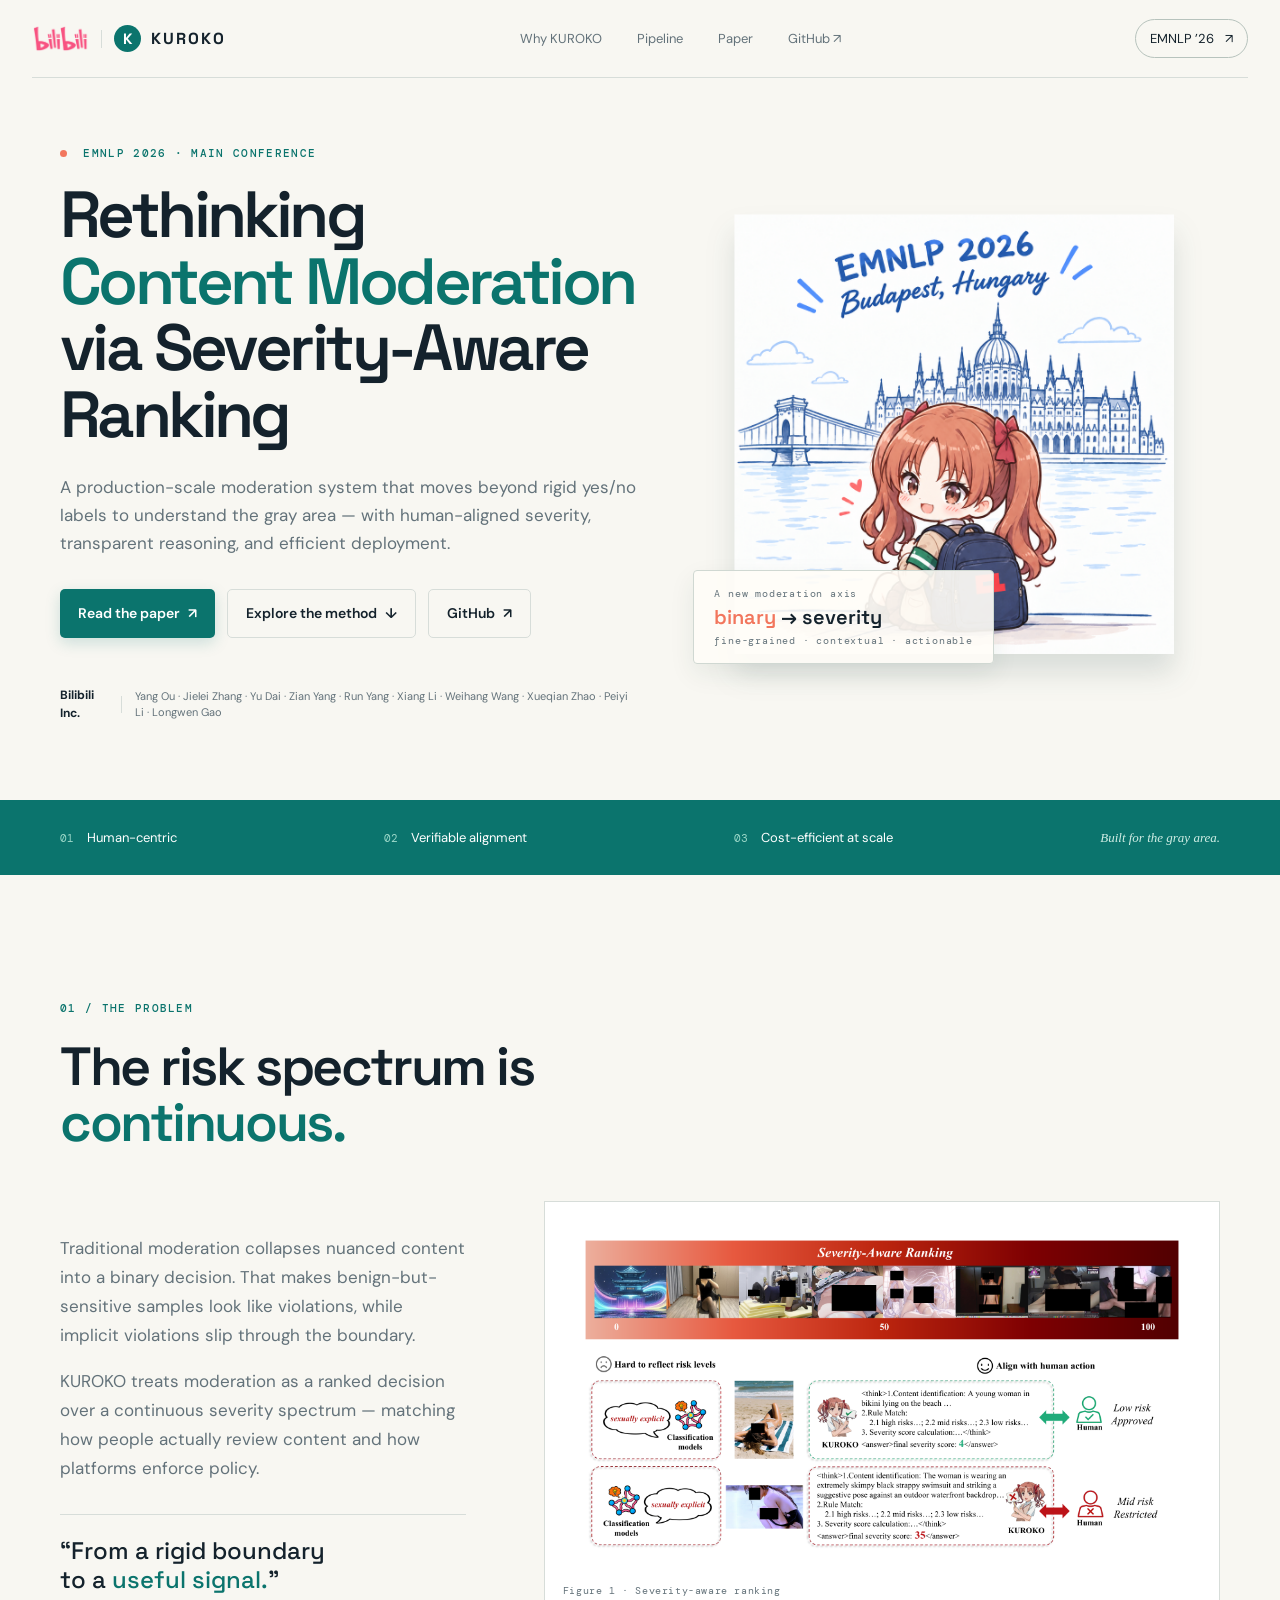
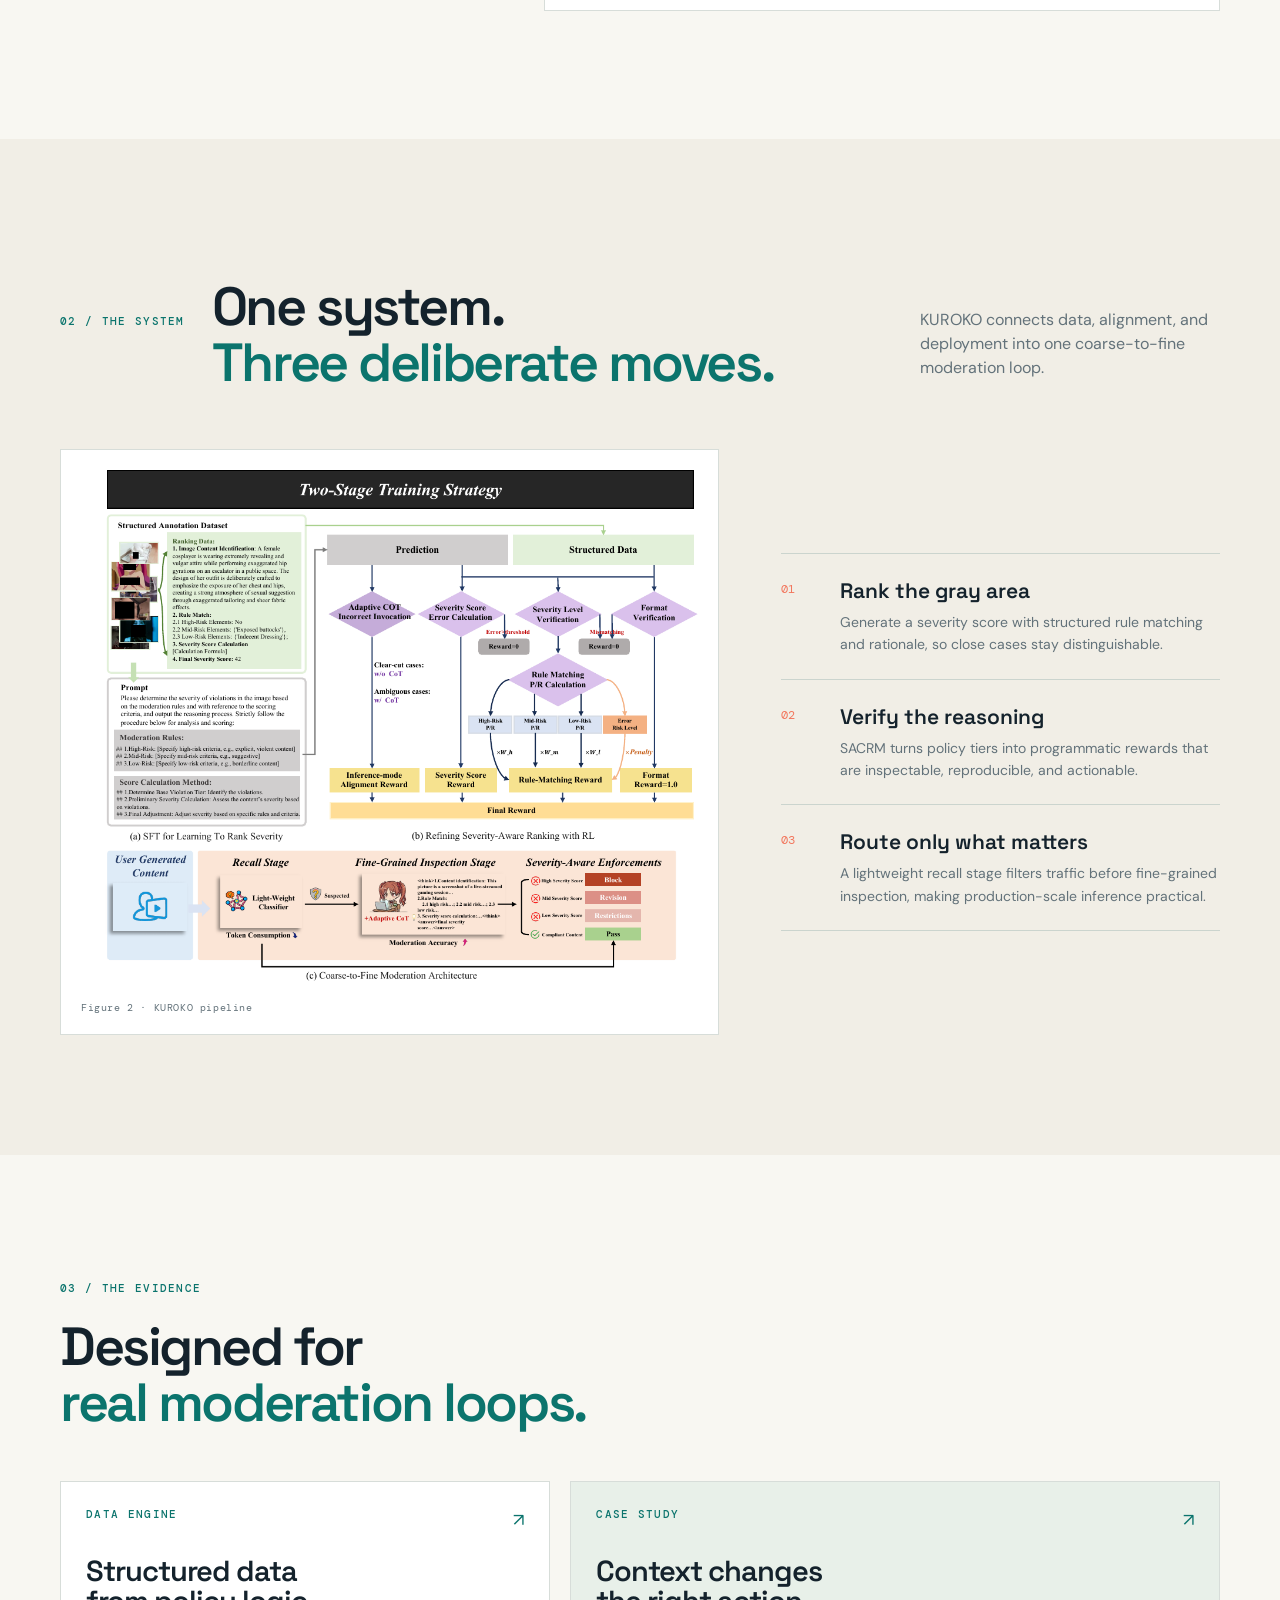
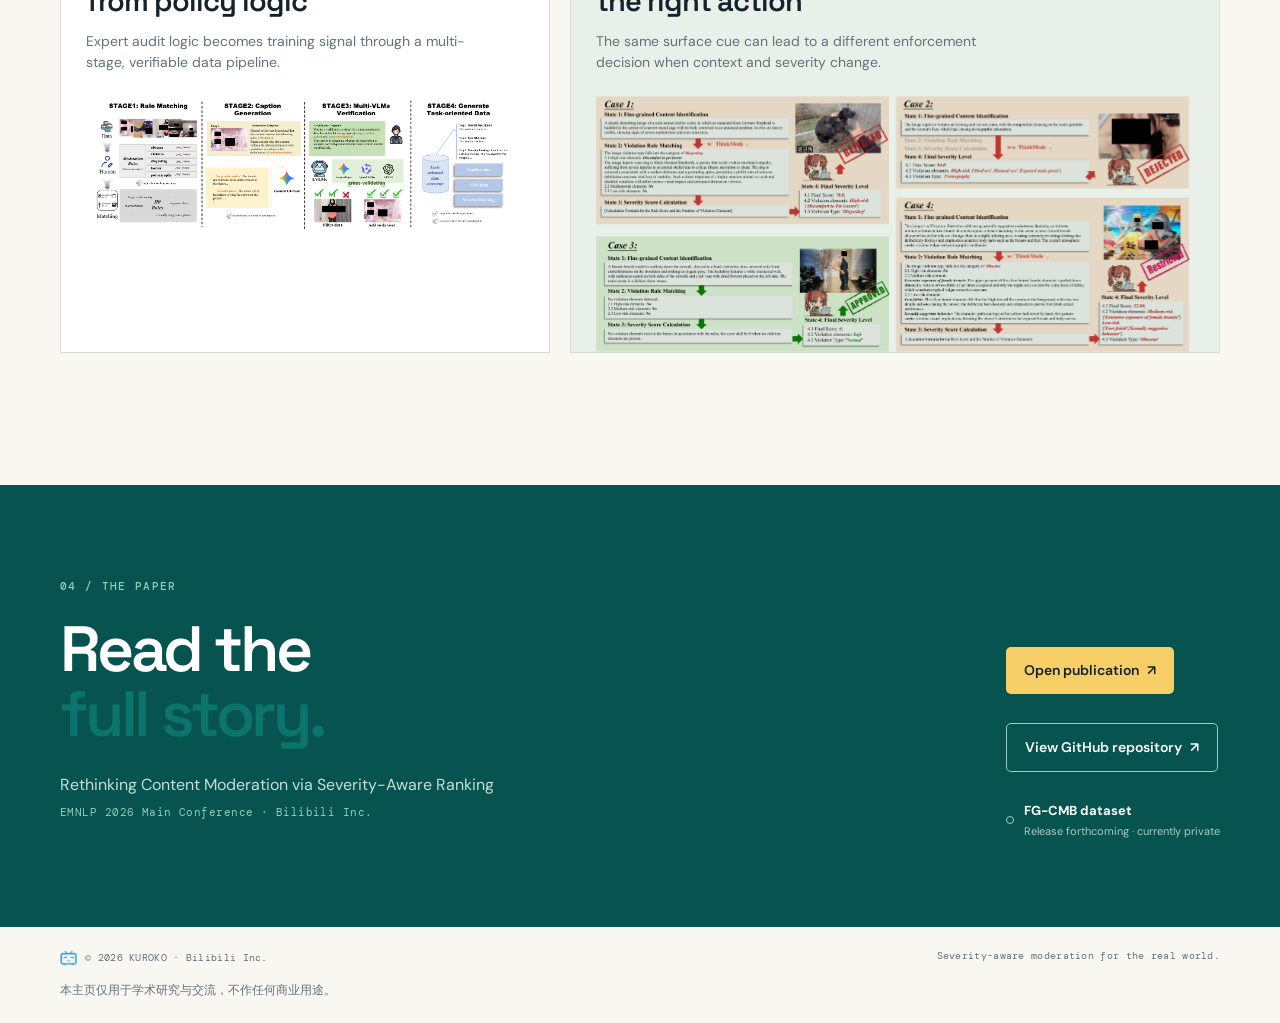
<file: index.html>
<!doctype html>
<html lang="en">
<head>
  <meta charset="utf-8">
  <meta name="viewport" content="width=device-width, initial-scale=1">
  <meta name="description" content="KUROKO — Rethinking Content Moderation via Severity-Aware Ranking. EMNLP 2026 Main Conference paper by Bilibili Inc.">
  <title>KUROKO · Severity-Aware Content Moderation</title>
  <link rel="preconnect" href="https://fonts.googleapis.com">
  <link rel="preconnect" href="https://fonts.gstatic.com" crossorigin>
  <link href="https://fonts.googleapis.com/css2?family=DM+Mono:wght@400;500&family=DM+Sans:wght@400;500;600;700&family=Space+Grotesk:wght@500;600;700&display=swap" rel="stylesheet">
  <link rel="stylesheet" type="text/css" href="/style.css?v=4"><style id="kuroko-inline-style">:root{--ink:#14222c;--muted:#63727a;--line:#d7ddd9;--paper:#f8f7f2;--cream:#f1eee6;--teal:#0b746d;--teal-dark:#07534f;--coral:#f2765d;--yellow:#f8cf67;--white:#fffdfa}*{box-sizing:border-box}html{scroll-behavior:smooth}body{margin:0;background:var(--paper);color:var(--ink);font-family:'DM Sans',sans-serif;line-height:1.5}.noise{display:none}.section-wrap{width:min(1160px,calc(100% - 64px));margin:0 auto}.site-header{height:78px;display:flex;align-items:center;justify-content:space-between;width:min(1280px,calc(100% - 64px));margin:auto;border-bottom:1px solid var(--line);font-size:13px}.brand{display:flex;align-items:center;gap:10px;text-decoration:none;color:var(--ink);font:700 16px 'Space Grotesk';letter-spacing:.13em}.bili-wordmark{width:57px;height:27px;object-fit:contain;object-position:center;mix-blend-mode:multiply}.brand-separator{width:1px;height:18px;background:var(--line);margin:0 2px}.brand-mark{display:grid;place-items:center;background:var(--teal);color:#fff;width:27px;height:27px;border-radius:50%;font-size:15px;letter-spacing:0}.site-header nav{display:flex;gap:35px}.site-header nav a,.header-cta{color:var(--muted);text-decoration:none}.site-header nav a:hover{color:var(--teal)}.header-cta{border:1px solid #b7c3bd;padding:9px 14px;border-radius:99px;color:var(--ink)}.header-cta span,.button span{margin-left:8px}.hero{min-height:640px;display:grid;grid-template-columns:1.05fr .95fr;align-items:center;padding:68px 0 78px;gap:40px}.eyebrow,.section-index,.evidence-tag{font:500 11px 'DM Mono',monospace;letter-spacing:.12em;color:var(--teal)}.dot{display:inline-block;width:7px;height:7px;background:var(--coral);border-radius:50%;margin-right:8px}.hero h1{font:600 clamp(44px,5.1vw,74px)/1.02 'Space Grotesk';letter-spacing:-.055em;margin:22px 0 25px}.hero h1 em,.section-heading h2 em,.quote em,.paper-inner h2 em{color:var(--teal);font-style:normal}.lede{font-size:17px;line-height:1.65;color:var(--muted);max-width:590px}.hero-actions{display:flex;gap:12px;margin-top:32px}.button{display:inline-flex;align-items:center;text-decoration:none;border-radius:5px;padding:13px 18px;font-weight:600;font-size:14px}.button-primary{background:var(--teal);color:white;box-shadow:0 5px 15px #0b746d2e}.button-primary:hover{background:var(--teal-dark);transform:translateY(-1px)}.button-quiet{color:var(--ink);border:1px solid var(--line)}.button-quiet:hover{border-color:var(--teal);color:var(--teal)}.author-line{display:flex;align-items:center;gap:13px;color:var(--muted);font-size:11px;margin-top:48px;max-width:570px}.author-line strong{color:var(--ink);font-size:12px}.rule{width:1px;height:17px;background:var(--line);flex:none}.hero-art{height:500px;position:relative;display:flex;align-items:center;justify-content:center}.hero-art:before{display:none}.hero-character{height:440px;max-width:90%;object-fit:contain;position:relative;z-index:1;filter:drop-shadow(0 19px 14px #173b3922)}.art-label{display:none}.score-card{position:absolute;z-index:2;bottom:20px;left:1%;padding:16px 20px;background:#fffdf8e8;border:1px solid #d0d8d2;border-radius:4px;box-shadow:0 10px 26px #153d3914;display:flex;flex-direction:column}.score-kicker,.score-caption{font:10px 'DM Mono';color:var(--muted);letter-spacing:.08em}.score-card strong{font:600 20px 'Space Grotesk';margin:4px 0}.score-card strong span{color:var(--coral)}.signal-strip{background:var(--teal);color:white}.signal-inner{display:flex;justify-content:space-between;align-items:center;min-height:75px}.signal-inner>div{display:flex;gap:13px;align-items:center;font-size:13px}.signal-number{font:11px 'DM Mono';color:#9bd7c8}.signal-note{font:italic 13px Georgia;color:#d1eee5}.section{padding:120px 0}.section-heading h2{font:600 clamp(38px,4.2vw,59px)/1.04 'Space Grotesk';letter-spacing:-.045em;margin:20px 0 50px}.why-section{padding-bottom:128px}.why-grid{display:grid;grid-template-columns:.75fr 1.25fr;gap:78px;align-items:center}.why-copy>p{font-size:17px;line-height:1.7;color:var(--muted)}.quote{font:500 24px/1.2 'Space Grotesk';padding:22px 0 0;border-top:1px solid var(--line);margin-top:32px}.visual-frame{background:white;border:1px solid var(--line);padding:20px;position:relative}.visual-frame img{display:block;width:100%;height:auto}.why-section .visual-frame{padding:16px 18px 13px}.why-section .visual-frame img{max-height:410px;object-fit:contain}.frame-caption{display:block;font:10px 'DM Mono';letter-spacing:.06em;color:var(--muted);padding-top:13px}.section-tint{background:var(--cream)}.pipeline-heading{display:flex;align-items:baseline;gap:27px;flex-wrap:wrap}.pipeline-heading h2{margin-bottom:58px}.pipeline-heading p{color:var(--muted);max-width:300px;margin-left:auto}.pipeline-layout{display:grid;grid-template-columns:1.2fr .8fr;gap:62px;align-items:center}.moves{display:flex;flex-direction:column;gap:0}.move{display:grid;grid-template-columns:44px 1fr;gap:15px;padding:23px 0;border-top:1px solid #cbd4ce}.move:last-child{border-bottom:1px solid #cbd4ce}.move-no{font:12px 'DM Mono';color:var(--coral);padding-top:4px}.move h3{font:600 21px 'Space Grotesk';margin:0 0 7px}.move p{font-size:14px;color:var(--muted);margin:0;line-height:1.6}.evidence-section{padding-bottom:132px}.evidence-grid{display:grid;grid-template-columns:.86fr 1.14fr;gap:20px}.evidence-card{background:#fff;border:1px solid var(--line);padding:25px 25px 0;overflow:hidden}.evidence-card-wide{background:#e8f0e9}.evidence-top{display:flex;justify-content:space-between}.evidence-arrow{color:var(--teal);font-size:18px}.evidence-card h3{font:600 29px/1.05 'Space Grotesk';letter-spacing:-.035em;margin:22px 0 13px}.evidence-card p{font-size:14px;color:var(--muted);max-width:380px}.evidence-card img{width:100%;display:block;margin:22px auto 0;mix-blend-mode:multiply}.paper-section{background:var(--teal-dark);color:white;padding:88px 0}.paper-inner{display:flex;justify-content:space-between;align-items:end;gap:40px}.paper-inner .section-index{color:#8fd0c1}.paper-inner h2{font:600 clamp(42px,5vw,67px)/1.02 'Space Grotesk';letter-spacing:-.05em;margin:20px 0 25px}.paper-inner p{color:#c4e0d8;line-height:1.6}.paper-meta{font:11px 'DM Mono';letter-spacing:.04em;color:#90cbbd}.paper-actions{display:flex;flex-direction:column;align-items:flex-start;gap:29px}.paper-actions .button-primary{background:var(--yellow);color:var(--ink);box-shadow:none}.availability{display:flex;gap:10px;align-items:center}.availability-dot{width:8px;height:8px;border:1px solid #8fd0c1;border-radius:50%}.availability strong,.availability small{display:block}.availability strong{font-size:13px}.availability small{font-size:11px;color:#a9cdc4;margin-top:2px}.site-footer{display:flex;justify-content:space-between;padding:22px 0;color:var(--muted);font:10px 'DM Mono';letter-spacing:.03em}.footer-org{display:flex;align-items:center;gap:8px}.footer-org img{width:17px;height:17px;object-fit:contain;mix-blend-mode:multiply;opacity:.8}@media(max-width:850px){.site-header nav{display:none}.hero{grid-template-columns:1fr;padding-top:53px}.hero-art{height:400px;order:-1}.hero-character{height:350px}.hero h1{font-size:49px}.signal-inner{gap:20px;overflow:auto}.signal-note{display:none}.why-grid,.pipeline-layout,.evidence-grid{grid-template-columns:1fr;gap:35px}.pipeline-heading{display:block}.pipeline-heading p{margin:0}.paper-inner{display:block}.paper-actions{margin-top:35px}.site-footer{gap:20px;flex-direction:column}.section-wrap{width:min(100% - 36px,1160px)}}@media(max-width:480px){.site-header{width:calc(100% - 36px)}.header-cta{font-size:11px;padding:8px 10px}.hero{min-height:0;padding:42px 0 60px}.hero-art{height:325px}.hero-character{height:285px}.score-card{bottom:0;left:0;padding:11px 13px}.score-card strong{font-size:16px}.art-label{top:5px}.author-line{align-items:flex-start}.hero-actions{flex-wrap:wrap}.section{padding:78px 0}.section-heading h2{margin-bottom:35px}.signal-inner{min-height:60px}.signal-inner>div{font-size:11px}.visual-frame{padding:10px}.evidence-card h3{font-size:26px}}
.site-footer{flex-wrap:wrap;gap:14px 24px}.site-disclaimer{flex-basis:100%;margin:0;font-family:"DM Sans","PingFang SC","Microsoft YaHei",sans-serif;font-size:12px;line-height:1.7;letter-spacing:0}
.hero-actions{flex-wrap:wrap}.paper-actions .github-paper-link{color:#fff;border-color:#8fd0c1}.paper-actions .github-paper-link:hover{color:var(--yellow);border-color:var(--yellow)}
</style>
</head>
<body>
  <div class="noise"></div>
  <header class="site-header">
    <a class="brand" href="#top" aria-label="KUROKO home"><img class="bili-wordmark" src="images/bilibili.png" alt="Bilibili"><span class="brand-separator"></span><span class="brand-mark">K</span><span>KUROKO</span></a>
    <nav>
      <a href="#why">Why KUROKO</a>
      <a href="#pipeline">Pipeline</a>
      <a href="#paper">Paper</a>
      <a href="https://github.com/bilibili-kuroko/bilibili-kuroko.github.io" target="_blank" rel="noopener noreferrer">GitHub ↗</a>
    </nav>
    <a class="header-cta" href="paper.pdf" target="_blank" rel="noreferrer">EMNLP ’26 <span>↗</span></a>
  </header>

  <main id="top">
    <section class="hero section-wrap">
      <div class="hero-copy">
        <div class="eyebrow"><span class="dot"></span> EMNLP 2026 · MAIN CONFERENCE</div>
        <h1>Rethinking<br><em>Content Moderation</em><br>via Severity-Aware Ranking</h1>
        <p class="lede">A production-scale moderation system that moves beyond rigid yes/no labels to understand the gray area — with human-aligned severity, transparent reasoning, and efficient deployment.</p>
        <div class="hero-actions">
          <a class="button button-primary" href="#paper">Read the paper <span>↗</span></a>
          <a class="button button-quiet" href="#pipeline">Explore the method <span>↓</span></a>
          <a class="button button-quiet" href="https://github.com/bilibili-kuroko/bilibili-kuroko.github.io" target="_blank" rel="noopener noreferrer">GitHub <span>↗</span></a>
        </div>
        <div class="author-line"><strong>Bilibili Inc.</strong><span class="rule"></span><span>Yang Ou · Jielei Zhang · Yu Dai · Zian Yang · Run Yang · Xiang Li · Weihang Wang · Xueqian Zhao · Peiyi Li · Longwen Gao</span></div>
      </div>
      <div class="hero-art">
        <img src="images/kuroko1.png" alt="KUROKO character at EMNLP 2026" class="hero-character">
        <div class="score-card"><span class="score-kicker">A new moderation axis</span><strong><span>binary</span> → severity</strong><span class="score-caption">fine-grained · contextual · actionable</span></div>
      </div>
    </section>

    <section class="signal-strip"><div class="section-wrap signal-inner"><div><span class="signal-number">01</span><span>Human-centric</span></div><div><span class="signal-number">02</span><span>Verifiable alignment</span></div><div><span class="signal-number">03</span><span>Cost-efficient at scale</span></div><div class="signal-note">Built for the gray area.</div></div></section>

    <section id="why" class="section-wrap section why-section">
      <div class="section-heading"><span class="section-index">01 / THE PROBLEM</span><h2>The risk spectrum is<br><em>continuous.</em></h2></div>
      <div class="why-grid"><div class="why-copy"><p>Traditional moderation collapses nuanced content into a binary decision. That makes benign-but-sensitive samples look like violations, while implicit violations slip through the boundary.</p><p>KUROKO treats moderation as a ranked decision over a continuous severity spectrum — matching how people actually review content and how platforms enforce policy.</p><div class="quote">“From a rigid boundary<br>to a <em>useful signal.</em>”</div></div><div class="visual-frame"><img src="images/matters3-crop.png" alt="Severity-aware ranking compared with binary classification"><span class="frame-caption">Figure 1 · Severity-aware ranking</span></div></div>
    </section>

    <section id="pipeline" class="section section-tint">
      <div class="section-wrap"><div class="section-heading pipeline-heading"><span class="section-index">02 / THE SYSTEM</span><h2>One system.<br><em>Three deliberate moves.</em></h2><p>KUROKO connects data, alignment, and deployment into one coarse-to-fine moderation loop.</p></div><div class="pipeline-layout"><div class="pipeline-visual visual-frame"><img src="images/fig2.png" alt="KUROKO two-stage training and coarse-to-fine deployment pipeline"><span class="frame-caption">Figure 2 · KUROKO pipeline</span></div><div class="moves"><article class="move"><span class="move-no">01</span><div><h3>Rank the gray area</h3><p>Generate a severity score with structured rule matching and rationale, so close cases stay distinguishable.</p></div></article><article class="move"><span class="move-no">02</span><div><h3>Verify the reasoning</h3><p>SACRM turns policy tiers into programmatic rewards that are inspectable, reproducible, and actionable.</p></div></article><article class="move"><span class="move-no">03</span><div><h3>Route only what matters</h3><p>A lightweight recall stage filters traffic before fine-grained inspection, making production-scale inference practical.</p></div></article></div></div></div>
    </section>

    <section class="section-wrap section evidence-section"><div class="section-heading"><span class="section-index">03 / THE EVIDENCE</span><h2>Designed for<br><em>real moderation loops.</em></h2></div><div class="evidence-grid"><div class="evidence-card"><div class="evidence-top"><span class="evidence-tag">DATA ENGINE</span><span class="evidence-arrow">↗</span></div><h3>Structured data<br>from policy logic</h3><p>Expert audit logic becomes training signal through a multi-stage, verifiable data pipeline.</p><img src="images/data_pipe.png" alt="KUROKO structured data pipeline"></div><div class="evidence-card evidence-card-wide"><div class="evidence-top"><span class="evidence-tag">CASE STUDY</span><span class="evidence-arrow">↗</span></div><h3>Context changes<br>the right action</h3><p>The same surface cue can lead to a different enforcement decision when context and severity change.</p><img src="images/case_study.png" alt="KUROKO case studies showing different moderation outcomes"></div></div></section>

    <section id="paper" class="paper-section"><div class="section-wrap paper-inner"><div><span class="section-index">04 / THE PAPER</span><h2>Read the<br><em>full story.</em></h2><p>Rethinking Content Moderation via Severity-Aware Ranking<br><span class="paper-meta">EMNLP 2026 Main Conference · Bilibili Inc.</span></p></div><div class="paper-actions"><a class="button button-primary" href="paper.pdf" target="_blank" rel="noreferrer">Open publication <span>↗</span></a><a class="button button-quiet github-paper-link" href="https://github.com/bilibili-kuroko/bilibili-kuroko.github.io" target="_blank" rel="noopener noreferrer">View GitHub repository <span>↗</span></a><div class="availability"><span class="availability-dot"></span><div><strong>FG-CMB dataset</strong><small>Release forthcoming · currently private</small></div></div></div></div></section>
  </main>
  <footer class="site-footer section-wrap"><span class="footer-org"><img src="images/bilibili2.png" alt="Bilibili"> <span>© 2026 KUROKO · Bilibili Inc.</span></span><span>Severity-aware moderation for the real world.</span><p class="site-disclaimer" lang="zh-CN">本主页仅用于学术研究与交流，不作任何商业用途。</p></footer>
</body>
</html>
</file>
<file: style.css>
:root{--ink:#14222c;--muted:#63727a;--line:#d7ddd9;--paper:#f8f7f2;--cream:#f1eee6;--teal:#0b746d;--teal-dark:#07534f;--coral:#f2765d;--yellow:#f8cf67;--white:#fffdfa}*{box-sizing:border-box}html{scroll-behavior:smooth}body{margin:0;background:var(--paper);color:var(--ink);font-family:'DM Sans',sans-serif;line-height:1.5}.noise{display:none}.section-wrap{width:min(1160px,calc(100% - 64px));margin:0 auto}.site-header{height:78px;display:flex;align-items:center;justify-content:space-between;width:min(1280px,calc(100% - 64px));margin:auto;border-bottom:1px solid var(--line);font-size:13px}.brand{display:flex;align-items:center;gap:10px;text-decoration:none;color:var(--ink);font:700 16px 'Space Grotesk';letter-spacing:.13em}.bili-wordmark{width:57px;height:27px;object-fit:contain;object-position:center;mix-blend-mode:multiply}.brand-separator{width:1px;height:18px;background:var(--line);margin:0 2px}.brand-mark{display:grid;place-items:center;background:var(--teal);color:#fff;width:27px;height:27px;border-radius:50%;font-size:15px;letter-spacing:0}.site-header nav{display:flex;gap:35px}.site-header nav a,.header-cta{color:var(--muted);text-decoration:none}.site-header nav a:hover{color:var(--teal)}.header-cta{border:1px solid #b7c3bd;padding:9px 14px;border-radius:99px;color:var(--ink)}.header-cta span,.button span{margin-left:8px}.hero{min-height:640px;display:grid;grid-template-columns:1.05fr .95fr;align-items:center;padding:68px 0 78px;gap:40px}.eyebrow,.section-index,.evidence-tag{font:500 11px 'DM Mono',monospace;letter-spacing:.12em;color:var(--teal)}.dot{display:inline-block;width:7px;height:7px;background:var(--coral);border-radius:50%;margin-right:8px}.hero h1{font:600 clamp(44px,5.1vw,74px)/1.02 'Space Grotesk';letter-spacing:-.055em;margin:22px 0 25px}.hero h1 em,.section-heading h2 em,.quote em,.paper-inner h2 em{color:var(--teal);font-style:normal}.lede{font-size:17px;line-height:1.65;color:var(--muted);max-width:590px}.hero-actions{display:flex;gap:12px;margin-top:32px}.button{display:inline-flex;align-items:center;text-decoration:none;border-radius:5px;padding:13px 18px;font-weight:600;font-size:14px}.button-primary{background:var(--teal);color:white;box-shadow:0 5px 15px #0b746d2e}.button-primary:hover{background:var(--teal-dark);transform:translateY(-1px)}.button-quiet{color:var(--ink);border:1px solid var(--line)}.button-quiet:hover{border-color:var(--teal);color:var(--teal)}.author-line{display:flex;align-items:center;gap:13px;color:var(--muted);font-size:11px;margin-top:48px;max-width:570px}.author-line strong{color:var(--ink);font-size:12px}.rule{width:1px;height:17px;background:var(--line);flex:none}.hero-art{height:500px;position:relative;display:flex;align-items:center;justify-content:center}.hero-art:before{display:none}.hero-character{height:440px;max-width:90%;object-fit:contain;position:relative;z-index:1;filter:drop-shadow(0 19px 14px #173b3922)}.art-label{display:none}.score-card{position:absolute;z-index:2;bottom:20px;left:1%;padding:16px 20px;background:#fffdf8e8;border:1px solid #d0d8d2;border-radius:4px;box-shadow:0 10px 26px #153d3914;display:flex;flex-direction:column}.score-kicker,.score-caption{font:10px 'DM Mono';color:var(--muted);letter-spacing:.08em}.score-card strong{font:600 20px 'Space Grotesk';margin:4px 0}.score-card strong span{color:var(--coral)}.signal-strip{background:var(--teal);color:white}.signal-inner{display:flex;justify-content:space-between;align-items:center;min-height:75px}.signal-inner>div{display:flex;gap:13px;align-items:center;font-size:13px}.signal-number{font:11px 'DM Mono';color:#9bd7c8}.signal-note{font:italic 13px Georgia;color:#d1eee5}.section{padding:120px 0}.section-heading h2{font:600 clamp(38px,4.2vw,59px)/1.04 'Space Grotesk';letter-spacing:-.045em;margin:20px 0 50px}.why-section{padding-bottom:128px}.why-grid{display:grid;grid-template-columns:.75fr 1.25fr;gap:78px;align-items:center}.why-copy>p{font-size:17px;line-height:1.7;color:var(--muted)}.quote{font:500 24px/1.2 'Space Grotesk';padding:22px 0 0;border-top:1px solid var(--line);margin-top:32px}.visual-frame{background:white;border:1px solid var(--line);padding:20px;position:relative}.visual-frame img{display:block;width:100%;height:auto}.why-section .visual-frame{padding:16px 18px 13px}.why-section .visual-frame img{max-height:410px;object-fit:contain}.frame-caption{display:block;font:10px 'DM Mono';letter-spacing:.06em;color:var(--muted);padding-top:13px}.section-tint{background:var(--cream)}.pipeline-heading{display:flex;align-items:baseline;gap:27px;flex-wrap:wrap}.pipeline-heading h2{margin-bottom:58px}.pipeline-heading p{color:var(--muted);max-width:300px;margin-left:auto}.pipeline-layout{display:grid;grid-template-columns:1.2fr .8fr;gap:62px;align-items:center}.moves{display:flex;flex-direction:column;gap:0}.move{display:grid;grid-template-columns:44px 1fr;gap:15px;padding:23px 0;border-top:1px solid #cbd4ce}.move:last-child{border-bottom:1px solid #cbd4ce}.move-no{font:12px 'DM Mono';color:var(--coral);padding-top:4px}.move h3{font:600 21px 'Space Grotesk';margin:0 0 7px}.move p{font-size:14px;color:var(--muted);margin:0;line-height:1.6}.evidence-section{padding-bottom:132px}.evidence-grid{display:grid;grid-template-columns:.86fr 1.14fr;gap:20px}.evidence-card{background:#fff;border:1px solid var(--line);padding:25px 25px 0;overflow:hidden}.evidence-card-wide{background:#e8f0e9}.evidence-top{display:flex;justify-content:space-between}.evidence-arrow{color:var(--teal);font-size:18px}.evidence-card h3{font:600 29px/1.05 'Space Grotesk';letter-spacing:-.035em;margin:22px 0 13px}.evidence-card p{font-size:14px;color:var(--muted);max-width:380px}.evidence-card img{width:100%;display:block;margin:22px auto 0;mix-blend-mode:multiply}.paper-section{background:var(--teal-dark);color:white;padding:88px 0}.paper-inner{display:flex;justify-content:space-between;align-items:end;gap:40px}.paper-inner .section-index{color:#8fd0c1}.paper-inner h2{font:600 clamp(42px,5vw,67px)/1.02 'Space Grotesk';letter-spacing:-.05em;margin:20px 0 25px}.paper-inner p{color:#c4e0d8;line-height:1.6}.paper-meta{font:11px 'DM Mono';letter-spacing:.04em;color:#90cbbd}.paper-actions{display:flex;flex-direction:column;align-items:flex-start;gap:29px}.paper-actions .button-primary{background:var(--yellow);color:var(--ink);box-shadow:none}.availability{display:flex;gap:10px;align-items:center}.availability-dot{width:8px;height:8px;border:1px solid #8fd0c1;border-radius:50%}.availability strong,.availability small{display:block}.availability strong{font-size:13px}.availability small{font-size:11px;color:#a9cdc4;margin-top:2px}.site-footer{display:flex;justify-content:space-between;padding:22px 0;color:var(--muted);font:10px 'DM Mono';letter-spacing:.03em}.footer-org{display:flex;align-items:center;gap:8px}.footer-org img{width:17px;height:17px;object-fit:contain;mix-blend-mode:multiply;opacity:.8}@media(max-width:850px){.site-header nav{display:none}.hero{grid-template-columns:1fr;padding-top:53px}.hero-art{height:400px;order:-1}.hero-character{height:350px}.hero h1{font-size:49px}.signal-inner{gap:20px;overflow:auto}.signal-note{display:none}.why-grid,.pipeline-layout,.evidence-grid{grid-template-columns:1fr;gap:35px}.pipeline-heading{display:block}.pipeline-heading p{margin:0}.paper-inner{display:block}.paper-actions{margin-top:35px}.site-footer{gap:20px;flex-direction:column}.section-wrap{width:min(100% - 36px,1160px)}}@media(max-width:480px){.site-header{width:calc(100% - 36px)}.header-cta{font-size:11px;padding:8px 10px}.hero{min-height:0;padding:42px 0 60px}.hero-art{height:325px}.hero-character{height:285px}.score-card{bottom:0;left:0;padding:11px 13px}.score-card strong{font-size:16px}.art-label{top:5px}.author-line{align-items:flex-start}.hero-actions{flex-wrap:wrap}.section{padding:78px 0}.section-heading h2{margin-bottom:35px}.signal-inner{min-height:60px}.signal-inner>div{font-size:11px}.visual-frame{padding:10px}.evidence-card h3{font-size:26px}}
.site-footer{flex-wrap:wrap;gap:14px 24px}.site-disclaimer{flex-basis:100%;margin:0;font-family:"DM Sans","PingFang SC","Microsoft YaHei",sans-serif;font-size:12px;line-height:1.7;letter-spacing:0}
.hero-actions{flex-wrap:wrap}.paper-actions .github-paper-link{color:#fff;border-color:#8fd0c1}.paper-actions .github-paper-link:hover{color:var(--yellow);border-color:var(--yellow)}
</file>
